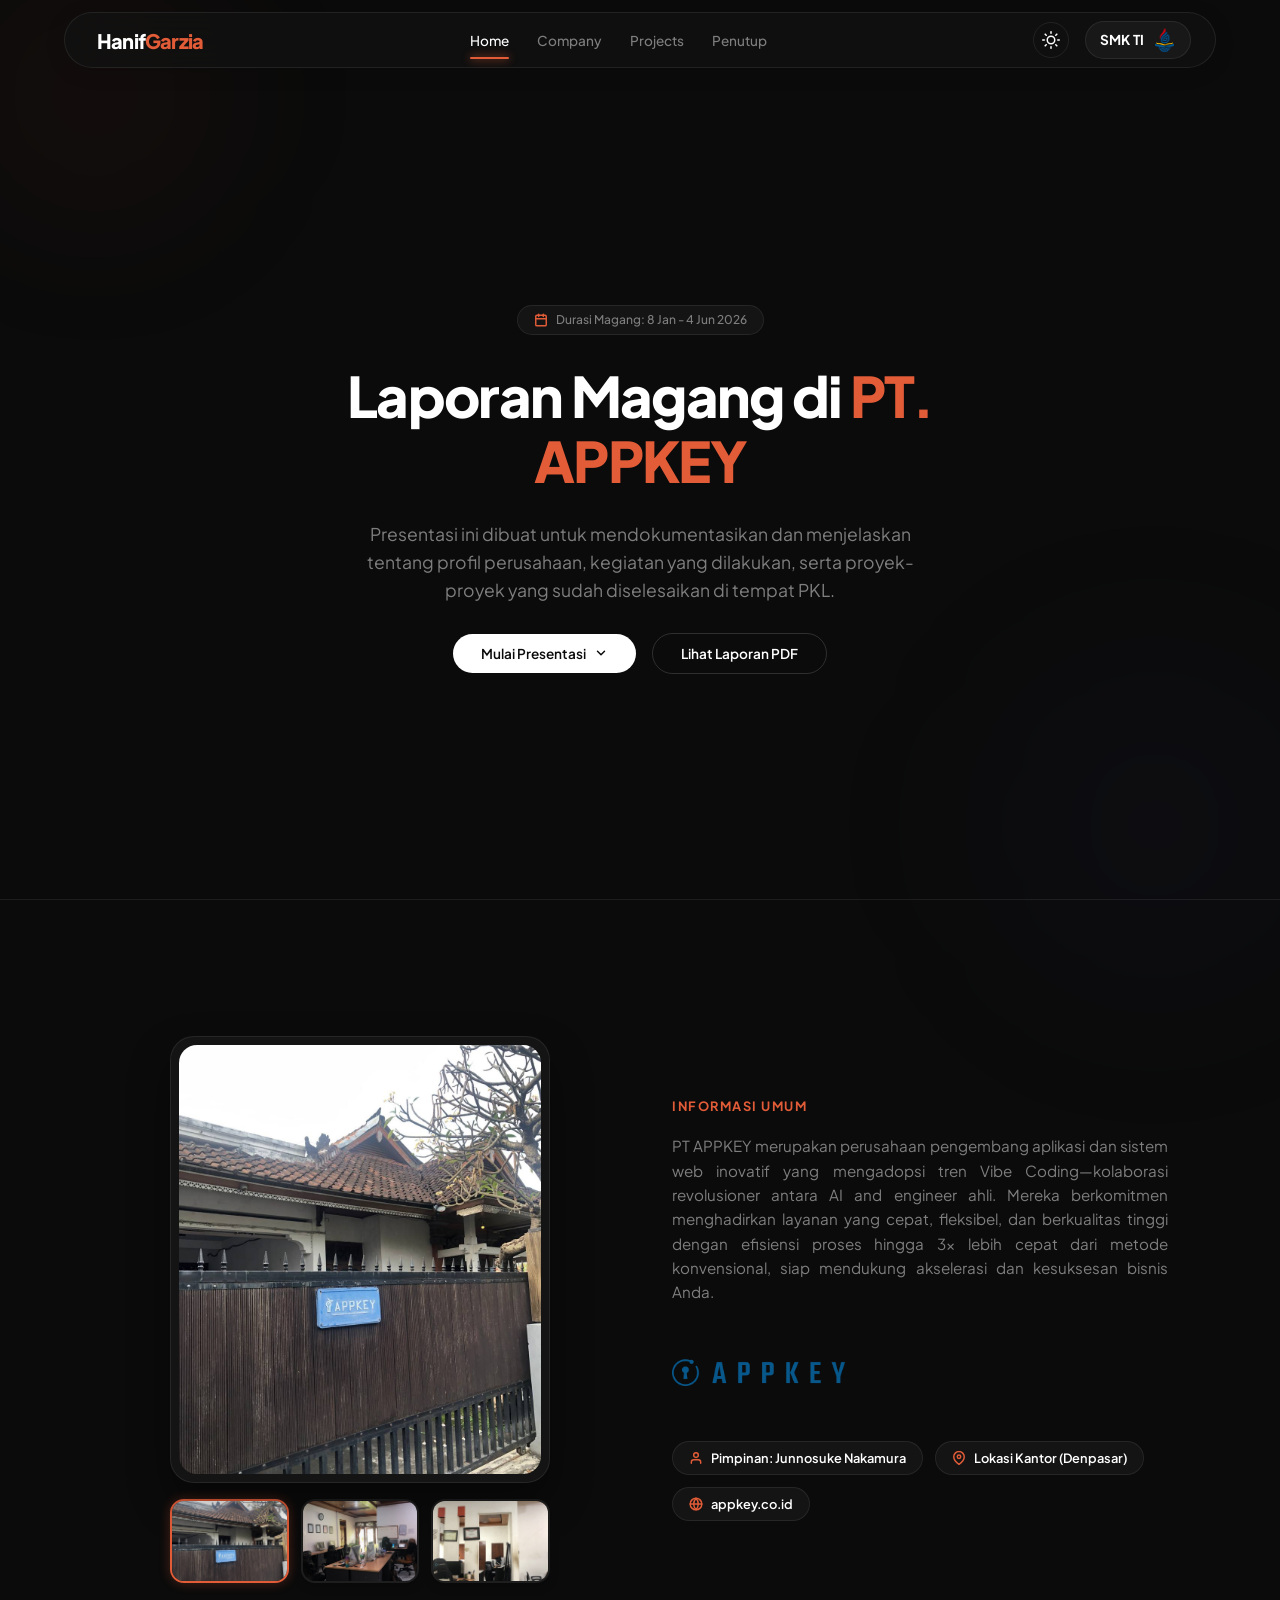
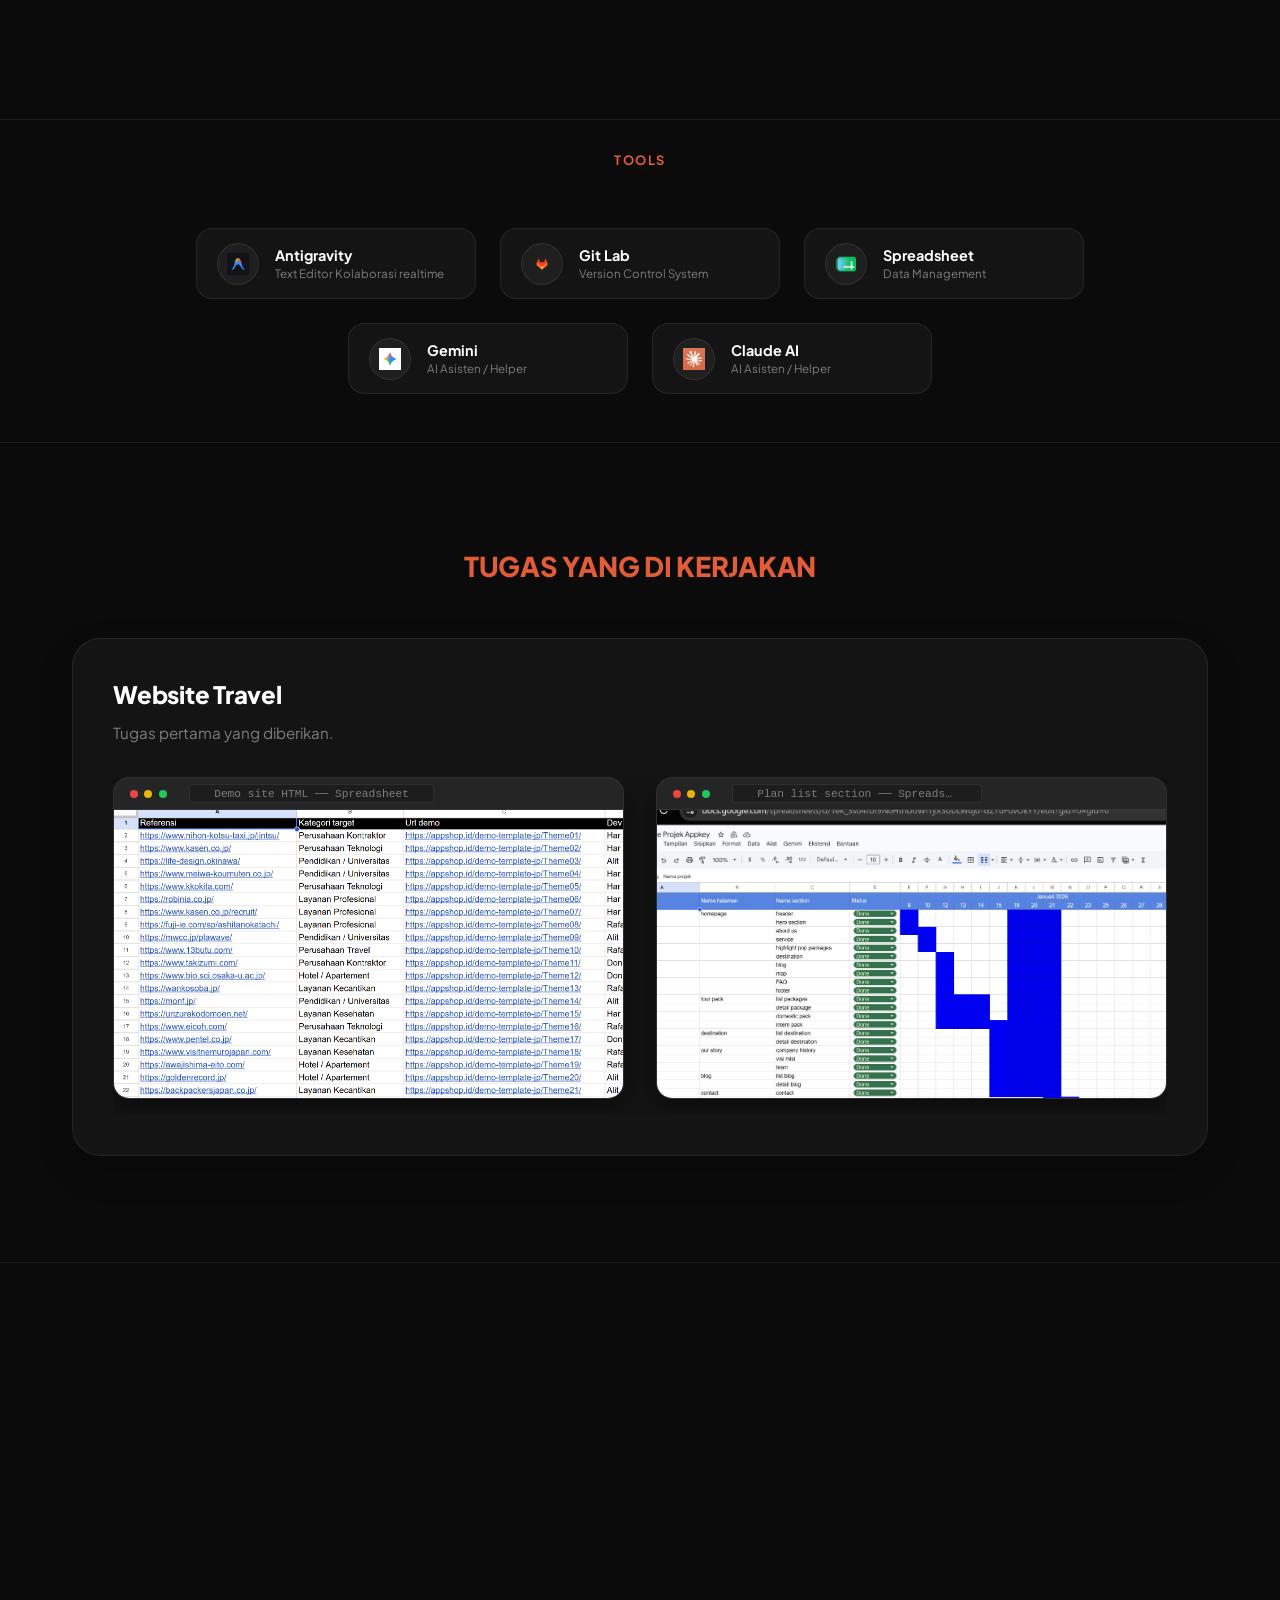
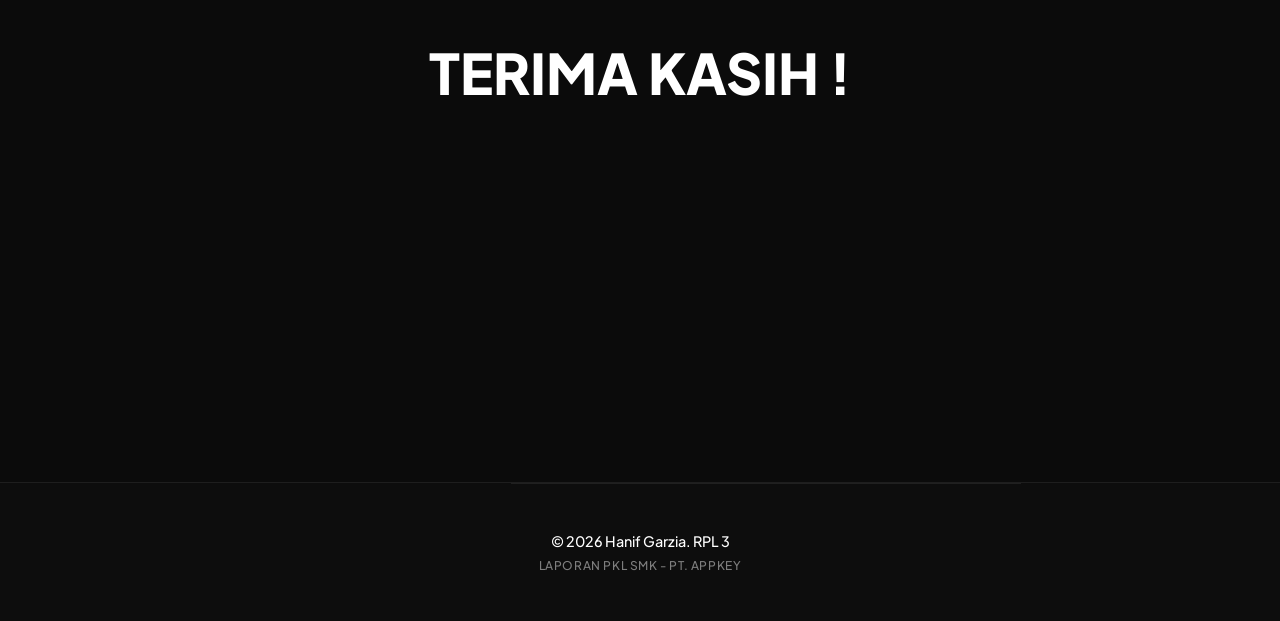
<file: index.html>
<!DOCTYPE html>
<html lang="id">

<head>
    <meta charset="UTF-8">
    <!-- <meta name="viewport" content="width=device-width, initial-scale=1.0"> -->
    <title>Presentasi Laporan PKL</title>
    <!-- Custom Stylesheet -->
    <link rel="stylesheet" href="style.css?v=1.0.12">
</head>

<body>

    <!-- Background Glow Blobs -->
    <div class="ambient-glow"></div>
    <div class="ambient-glow-2"></div>

    <!-- ==================== NAVBAR / HEADER ==================== -->
    <header>
        <div class="header-inner">
            <a href="#beranda" class="logo-area">
                <span class="logo-white">Hanif</span><span class="logo-orange">Garzia</span>
            </a>
            <nav>
                <a href="#beranda" class="nav-link active">Home</a>
                <a href="#company" class="nav-link">Company</a>
                <a href="#projects" class="nav-link">Projects</a>
                <a href="#penutup" class="nav-link">Penutup</a>
                <!-- Mobile school logo inside hamburger -->
                <div class="smk-brand mobile-only-brand">
                    <span>SMK TI</span>
                    <img src="img/logo_ti.png" alt="Logo SMK TI" class="smk-logo">
                </div>
            </nav>
            <div class="header-right">
                <button class="theme-toggle" aria-label="Toggle Theme">
                    <!-- Sun Icon (shown in dark mode by default) -->
                    <svg class="sun-icon" style="display: block;" width="18" height="18" viewBox="0 0 24 24" fill="none"
                        stroke="currentColor" stroke-width="2" stroke-linecap="round" stroke-linejoin="round">
                        <circle cx="12" cy="12" r="5"></circle>
                        <line x1="12" y1="1" x2="12" y2="3"></line>
                        <line x1="12" y1="21" x2="12" y2="23"></line>
                        <line x1="4.22" y1="4.22" x2="5.64" y2="5.64"></line>
                        <line x1="18.36" y1="18.36" x2="19.78" y2="19.78"></line>
                        <line x1="1" y1="12" x2="3" y2="12"></line>
                        <line x1="21" y1="12" x2="23" y2="12"></line>
                        <line x1="4.22" y1="19.78" x2="5.64" y2="18.36"></line>
                        <line x1="18.36" y1="5.64" x2="19.78" y2="4.22"></line>
                    </svg>
                    <!-- Moon Icon (hidden by default) -->
                    <svg class="moon-icon" style="display: none;" width="18" height="18" viewBox="0 0 24 24" fill="none"
                        stroke="currentColor" stroke-width="2" stroke-linecap="round" stroke-linejoin="round">
                        <path d="M21 12.79A9 9 0 1 1 11.21 3 7 7 0 0 0 21 12.79z"></path>
                    </svg>
                </button>
                <button class="mobile-menu-toggle" aria-label="Toggle Menu">
                    <svg width="20" height="20" viewBox="0 0 24 24" fill="none" stroke="currentColor" stroke-width="2.5"
                        stroke-linecap="round" stroke-linejoin="round">
                        <line x1="3" y1="12" x2="21" y2="12" class="line-1"></line>
                        <line x1="3" y1="6" x2="21" y2="6" class="line-2"></line>
                        <line x1="3" y1="18" x2="21" y2="18" class="line-3"></line>
                    </svg>
                </button>
                <div class="smk-brand desktop-only-brand">
                    <span>SMK TI</span>
                    <img src="img/logo_ti.png" alt="Logo SMK TI" class="smk-logo">
                </div>
            </div>
        </div>
    </header>

    <!-- ==================== HERO SECTION ==================== -->
    <main id="beranda" class="hero hero-centered">
        <div class="hero-inner-content">
            <div class="duration-badge">
                <svg width="14" height="14" viewBox="0 0 24 24" fill="none" stroke="currentColor" stroke-width="2.5"
                    stroke-linecap="round" stroke-linejoin="round">
                    <rect x="3" y="4" width="18" height="18" rx="2" ry="2"></rect>
                    <line x1="16" y1="2" x2="16" y2="6"></line>
                    <line x1="8" y1="2" x2="8" y2="6"></line>
                    <line x1="3" y1="10" x2="21" y2="10"></line>
                </svg>
                <span>Durasi Magang: 8 Jan - 4 Jun 2026</span>
            </div>

            <h1>Laporan Magang di <span>PT. APPKEY</span></h1>
            
            <p class="subtitle">
                Presentasi ini dibuat untuk mendokumentasikan dan menjelaskan tentang profil perusahaan, kegiatan
                yang dilakukan, serta proyek-proyek yang sudah diselesaikan di tempat PKL.
            </p>

            <div class="btn-group">
                <a href="#company" class="btn btn-primary">
                    Mulai Presentasi
                    <svg width="14" height="14" viewBox="0 0 24 24" fill="none" stroke="currentColor"
                        stroke-width="2.5" stroke-linecap="round" stroke-linejoin="round">
                        <path d="M6 9l6 6 6-6" />
                    </svg>
                </a>
                <a href="laporan%20fiks%20hanip.pdf" target="_blank" class="btn btn-secondary">
                    Lihat Laporan PDF
                </a>
            </div>
        </div>
    </main>
    <!-- ==================== PROFIL INSTANSI SECTION ==================== -->
    <section id="company" class="page-section">
        <div class="section-container">
            <!-- Left Column: Gallery -->
            <div class="instansi-gallery">
                <div class="main-media-card">
                    <div class="media-img-container">
                        <img src="img/company.jpg" alt="PT. APPKEY Office" class="main-media-img">
                    </div>
                </div>
                <!-- Thumbnail images row -->
                <div class="thumb-row">
                    <div class="thumb-card active">
                        <img src="img/company.jpg" alt="PT. APPKEY Office Front" class="thumb-img">
                    </div>
                    <div class="thumb-card">
                        <img src="img/company2.jpg" alt="PT. APPKEY Workspace" class="thumb-img">
                    </div>
                    <div class="thumb-card">
                        <img src="img/company3.jpg" alt="PT. APPKEY Team Meeting" class="thumb-img">
                    </div>
                </div>
            </div>

            <!-- Right Column: Company Info -->
            <div class="section-content">
                <div class="section-tag">Informasi Umum</div>
                <p class="section-desc">
                    PT APPKEY merupakan perusahaan pengembang aplikasi dan sistem web inovatif yang mengadopsi tren Vibe Coding—kolaborasi revolusioner antara AI and engineer ahli. Mereka berkomitmen menghadirkan layanan yang cepat, fleksibel, 
                    dan berkualitas tinggi dengan efisiensi proses hingga 3x lebih cepat dari metode konvensional, siap mendukung akselerasi dan kesuksesan bisnis Anda.
                </p>

                <!-- Company Logo -->
                <div class="company-logo-container">
                    <img src="img/logo_appkey.png" alt="PT. APPKEY Logo" class="company-logo-md">
                </div>

                <!-- Badge Link Group -->
                <div class="badge-group">
                    <div class="badge-item">
                        <svg width="14" height="14" viewBox="0 0 24 24" fill="none" stroke="currentColor"
                            stroke-width="2.5" stroke-linecap="round" stroke-linejoin="round">
                            <path d="M20 21v-2a4 4 0 0 0-4-4H8a4 4 0 0 0-4 4v2"></path>
                            <circle cx="12" cy="7" r="4"></circle>
                        </svg>
                        <span>Pimpinan: Junnosuke Nakamura</span>
                    </div>
                    <a href="https://maps.app.goo.gl/XkeLHWAvAgzjPUSJ7" target="_blank" rel="noopener noreferrer"
                        class="badge-link">
                        <svg width="14" height="14" viewBox="0 0 24 24" fill="none" stroke="currentColor"
                            stroke-width="2.5" stroke-linecap="round" stroke-linejoin="round">
                            <path d="M21 10c0 7-9 13-9 13s-9-6-9-13a9 9 0 0 1 18 0z"></path>
                            <circle cx="12" cy="10" r="3"></circle>
                        </svg>
                        <span>Lokasi Kantor (Denpasar)</span>
                    </a>
                    <a href="https://appkey.co.id" target="_blank" rel="noopener noreferrer" class="badge-link">
                        <svg width="14" height="14" viewBox="0 0 24 24" fill="none" stroke="currentColor"
                            stroke-width="2.5" stroke-linecap="round" stroke-linejoin="round">
                            <circle cx="12" cy="12" r="10"></circle>
                            <line x1="2" y1="12" x2="22" y2="12"></line>
                            <path
                                d="M12 2a15.3 15.3 0 0 1 4 10 15.3 15.3 0 0 1-4 10 15.3 15.3 0 0 1-4-10 15.3 15.3 0 0 1 4-10z">
                            </path>
                        </svg>
                        <span>appkey.co.id</span>
                    </a>
                </div>
            </div>
        </div>
    </section>

    <!-- ==================== PROJECTS SECTION ==================== -->
    <section id="projects" class="page-section">
        <div class="section-container">
            <!-- Header Row -->
            <div class="tools-header">
                <div class="section-tag">Tools</div>
            </div>

            <!-- Cards Row -->
            <div class="tools-grid">
                <!-- Card 1: Antigravity -->
                <div class="tool-card">
                    <div class="tool-logo-container">
                        <img src="img/antigravity.png" alt="Antigravity" class="tool-logo">
                    </div>
                    <div class="tool-meta">
                        <h4 class="tool-name">Antigravity</h4>
                        <span class="tool-category">Text Editor Kolaborasi realtime</span>
                    </div>
                </div>

                <!-- Card 2: Git & GitHub -->
                <div class="tool-card">
                    <div class="tool-logo-container">
                        <img src="img/Gitlab.png" alt="Git & GitHub" class="tool-logo">
                    </div>
                    <div class="tool-meta">
                        <h4 class="tool-name">Git Lab</h4>
                        <span class="tool-category">Version Control System</span>
                    </div>
                </div>

                <!-- Card 3: Spread -->
                <div class="tool-card">
                    <div class="tool-logo-container">
                        <img src="img/spread.png" alt="Figma" class="tool-logo">
                    </div>
                    <div class="tool-meta">
                        <h4 class="tool-name">Spreadsheet</h4>
                        <span class="tool-category">Data Management</span>
                    </div>
                </div>

                 <!-- Card 4: Gemini -->
                <div class="tool-card">
                    <div class="tool-logo-container">
                        <img src="img/gemini.png" alt="Figma" class="tool-logo">
                    </div>
                    <div class="tool-meta">
                        <h4 class="tool-name">Gemini</h4>
                        <span class="tool-category"> AI Asisten / Helper</span>
                    </div>
                </div>

                 <!-- Card 5: Claude -->
                <div class="tool-card">
                    <div class="tool-logo-container">
                        <img src="img/claude.png" alt="Figma" class="tool-logo">
                    </div>
                    <div class="tool-meta">
                        <h4 class="tool-name">Claude AI</h4>
                        <span class="tool-category"> AI Asisten / Helper</span>
                    </div>
                </div>
            </div>
        </div>
    </section>

    <!-- ==================== WORK PROJECTS SECTION ==================== -->
    <section id="work-projects" class="page-section">
        <div class="section-container project-list-container">
            <!-- Centered Section Title -->
            <div class="project-list-header">
                <h2 class="project-section-title"><span>Tugas Yang Di Kerjakan</span></h2>
            </div>

            <!-- Projects Grid/List -->
            <div class="project-items-wrapper">
                <!-- Project 1 -->
                <div class="project-item-card">
                    <div class="project-item-meta">
                        <h3 class="project-item-title">Website Travel</h3>
                        <p class="project-item-desc">
                            Tugas pertama yang diberikan.
                        </p>
                    </div>
                    <!-- Project Screenshots Row with Browser Mock -->
                    <div class="project-item-screens">
                        <div class="browser-mockup">
                            <div class="browser-header">
                                <span class="dot red"></span>
                                <span class="dot yellow"></span>
                                <span class="dot green"></span>
                                <div class="browser-address"><a href="https://docs.google.com/spreadsheets/d/1HDB2GP63CqRuZc7X4kpqC7I1zT0w8_lmHjeU-SzDP34/edit?gid=0#gid=0" target="_blank">Demo site HTML ── Spreadsheet</a></div>
                            </div>
                            <div class="browser-body">
                                <img src="img/p1/trav1.png" alt="Tugas Web Trav 1" class="project-img">
                            </div>
                        </div>

                        <div class="browser-mockup">
                            <div class="browser-header">
                                <span class="dot red"></span>
                                <span class="dot yellow"></span>
                                <span class="dot green"></span>
                                <div class="browser-address"><a href="https://docs.google.com/spreadsheets/d/1eK_3so4fUf9N0HtnDoWl1yXSoDLWdjd-GZ70PuvOkYY/edit?gid=0#gid=0" target="_blank">Plan list section ── Spreadsheet</a></div>
                            </div>
                            <div class="browser-body">
                                <img src="img/p1/trav2.png" alt="Tugas Web Trav 2" class="project-img">
                            </div>
                        </div>

                        <div class="browser-mockup">
                            <div class="browser-header">
                                <span class="dot red"></span>
                                <span class="dot yellow"></span>
                                <span class="dot green"></span>
                                <div class="browser-address">Open task Antigravity</div>
                            </div>
                            <div class="browser-body">
                                <img src="img/p1/trav3.png" alt="Tugas Web Trav 3" class="project-img">
                            </div>
                        </div>

                        <div class="browser-mockup">
                            <div class="browser-header">
                                <span class="dot red"></span>
                                <span class="dot yellow"></span>
                                <span class="dot green"></span>
                                <div class="browser-address"><a href="https://rabbtravel.vercel.app/" target="_blank">web Travel ── Beranda</a></div>
                            </div>
                            <div class="browser-body">
                                <img src="img/p1/trav4.png" alt="Tugas Web Trav 4" class="project-img">
                            </div>
                        </div>

                        <div class="browser-mockup">
                            <div class="browser-header">
                                <span class="dot red"></span>
                                <span class="dot yellow"></span>
                                <span class="dot green"></span>
                                <div class="browser-address">web Travel ── Pop up reservasi</div>
                            </div>
                            <div class="browser-body">
                                <img src="img/p1/trav5.png" alt="Tugas Web Trav 5" class="project-img">
                            </div>
                        </div>
                    </div>
                </div>
            </div>
        </div>
    </section>

    <!-- ==================== PENUTUP SECTION ==================== -->
    <section id="penutup" class="page-section" style="display: flex; align-items: center; justify-content: center; min-height: calc(100vh - 80px);">
        <div class="section-container" style="display: flex; flex-direction: column; align-items: center; justify-content: center; text-align: center; gap: 1.5rem;">
            <h1 class="thank-you-title">
                Terima   Kasih !
            </h1>
        </div>
    </section>

    <!-- ==================== FOOTER SECTION ==================== -->
    <footer>
        <div class="footer-content">
            <p>&copy; 2026 Hanif Garzia. RPL 3</p>
            <p class="footer-sub">Laporan PKL SMK - PT. APPKEY</p>
        </div>
    </footer>
    <script src="script.js"></script>
</body>
</html>
</file>
<file: style.css>
/* ==================== 1. GENERAL STYLES & VARIABLES ==================== */
/* Google Fonts */
@import url('https://fonts.googleapis.com/css2?family=Plus+Jakarta+Sans:wght@400;500;600;700;800&display=swap');

html,
body {
    overflow-x: hidden;
    width: 100%;
}

html {
    scroll-behavior: smooth;
    scroll-padding-top: 80px;
    /* Offset sticky header height */
}

:root {
    --bg-color: #0b0b0b;
    --logo-white: #ffffff;
    --accent-orange: #e25c38;
    --accent-orange-hover: #f16d49;
    --text-white: #ffffff;
    --text-muted: #7e7e7e;
    --card-bg: #141414;
    --card-border: rgba(255, 255, 255, 0.08);
    --header-bg: rgba(18, 18, 18, 0.75);
    --btn-primary-bg: #ffffff;
    --btn-primary-text: #0b0b0b;
    --btn-primary-hover: #f0f0f0;
    --btn-secondary-border: rgba(255, 255, 255, 0.15);
    --btn-secondary-text: #ffffff;
    --btn-secondary-hover: rgba(255, 255, 255, 0.03);
    --btn-secondary-hover-border: rgba(255, 255, 255, 0.3);
    --placeholder-bg: radial-gradient(circle at center, rgba(226, 92, 56, 0.05) 0%, rgba(20, 20, 20, 0.8) 100%);
    --font-family: 'Plus Jakarta Sans', sans-serif;
    --transition: all 0.3s cubic-bezier(0.4, 0, 0.2, 1);
}

body.light-mode {
    --bg-color: #f7f7f9;
    --logo-white: #0f172a;
    --text-white: #0f172a;
    --text-muted: #5e6b7e;
    --card-bg: #ffffff;
    --card-border: rgba(15, 23, 42, 0.08);
    --header-bg: rgba(255, 255, 255, 0.8);
    --btn-primary-bg: #0f172a;
    --btn-primary-text: #ffffff;
    --btn-primary-hover: #1e293b;
    --btn-secondary-border: rgba(15, 23, 42, 0.15);
    --btn-secondary-text: #0f172a;
    --btn-secondary-hover: rgba(15, 23, 42, 0.03);
    --btn-secondary-hover-border: rgba(15, 23, 42, 0.3);
    --placeholder-bg: radial-gradient(circle at center, rgba(226, 92, 56, 0.05) 0%, rgba(255, 255, 255, 0.95) 100%);
}

* {
    box-sizing: border-box;
    margin: 0;
    padding: 0;
}

body {
    background-color: var(--bg-color);
    color: var(--text-white);
    font-family: var(--font-family);
    min-height: 100vh;
    display: flex;
    flex-direction: column;
    width: 100%;
    transition: background-color 0.3s ease, color 0.3s ease;
    padding-top: 80px;
    /* Offset for fixed header */
    box-sizing: border-box;
}

.container {
    max-width: 1200px;
    margin: 0 auto;
    width: 100%;
    padding: 0 2rem;
    box-sizing: border-box;
}

/* ==================== 2. HEADER & NAVIGATION ==================== */
header {
    position: fixed;
    top: 0;
    left: 0;
    width: 100%;
    height: 80px;
    z-index: 1000;
    background-color: transparent;
    border-bottom: none;
    display: flex;
    justify-content: center;
    align-items: center;
    transition: height 0.6s cubic-bezier(0.16, 1, 0.3, 1);
    will-change: height;
}

header.scrolled {
    height: 70px;
    background-color: rgba(11, 11, 11, 0.85);
    backdrop-filter: blur(12px);
    -webkit-backdrop-filter: blur(12px);
    border-bottom: 1px solid var(--card-border);
}

body.light-mode header.scrolled {
    background-color: rgba(247, 247, 249, 0.85);
}

.header-inner {
    width: 90%;
    max-width: 1200px;
    height: 56px;
    padding: 0 1.5rem 0 2rem;
    display: flex;
    justify-content: space-between;
    align-items: center;
    background-color: var(--header-bg);
    backdrop-filter: blur(20px);
    -webkit-backdrop-filter: blur(20px);
    border: 1px solid var(--card-border);
    border-radius: 100px;
    box-shadow: 0 4px 20px rgba(0, 0, 0, 0.15);
    transition: height 0.6s cubic-bezier(0.16, 1, 0.3, 1),
                width 0.6s cubic-bezier(0.16, 1, 0.3, 1),
                background-color 0.6s cubic-bezier(0.16, 1, 0.3, 1),
                box-shadow 0.6s cubic-bezier(0.16, 1, 0.3, 1);
    will-change: height, width, background-color, box-shadow;
}

body.light-mode .header-inner {
    box-shadow: 0 12px 40px rgba(15, 23, 42, 0.08);
}

header.scrolled .header-inner {
    height: 48px;
    width: 85%;
    background-color: rgba(18, 18, 18, 0.85);
    box-shadow: 0 10px 30px rgba(0, 0, 0, 0.25);
}

body.light-mode header.scrolled .header-inner {
    background-color: rgba(255, 255, 255, 0.9);
    box-shadow: 0 10px 30px rgba(15, 23, 42, 0.12);
}

.logo-area {
    font-size: 1.25rem;
    font-weight: 800;
    letter-spacing: -0.04em;
    text-decoration: none;
    color: #fff;
}

.logo-white {
    color: var(--logo-white);
    transition: color 0.3s ease;
}

.logo-orange {
    color: var(--accent-orange);
}

nav {
    display: flex;
    gap: 1.75rem;
}

.nav-link {
    color: var(--text-muted);
    text-decoration: none;
    font-size: 0.85rem;
    font-weight: 500;
    transition: color 0.2s;
    position: relative;
    padding: 0.25rem 0;
}

.nav-link:hover {
    color: var(--text-white);
}

.nav-link.active {
    color: var(--text-white);
}

.nav-link::after {
    content: '';
    position: absolute;
    bottom: -6px;
    left: 0;
    width: 100%;
    height: 2px;
    border-radius: 2px;
    background-color: var(--accent-orange);
    box-shadow: 0 0 8px var(--accent-orange);
    transform: scaleX(0);
    transform-origin: left;
    transition: transform 0.45s cubic-bezier(0.16, 1, 0.3, 1);
}

.nav-link:hover::after,
.nav-link.active::after {
    transform: scaleX(1);
    transform-origin: left;
}

.header-right {
    display: flex;
    align-items: center;
    gap: 1rem;
}

.theme-toggle {
    background: transparent;
    border: 1px solid var(--card-border);
    width: 36px;
    height: 36px;
    border-radius: 50%;
    display: flex;
    align-items: center;
    justify-content: center;
    color: var(--text-white);
    cursor: pointer;
    transition: var(--transition);
}

.theme-toggle:hover {
    border-color: var(--text-white);
    background-color: var(--btn-secondary-hover);
}

.btn-download {
    background-color: var(--accent-orange);
    color: #ffffff;
    border: none;
    border-radius: 100px;
    padding: 0.55rem 1.25rem;
    font-weight: 600;
    font-size: 0.8rem;
    cursor: pointer;
    text-decoration: none;
    display: inline-flex;
    align-items: center;
    gap: 0.5rem;
    transition: background-color 0.2s, transform 0.2s;
}

.btn-download:hover {
    background-color: var(--accent-orange-hover);
    transform: translateY(-1px);
}

/* SMK TI Brand & Logo styles */
.smk-brand {
    display: inline-flex;
    align-items: center;
    gap: 0.5rem;
    padding: 0.35rem 0.85rem;
    border-radius: 100px;
    background-color: rgba(255, 255, 255, 0.04);
    border: 1px solid var(--card-border);
    transition: var(--transition);
}

body.light-mode .smk-brand {
    background-color: rgba(15, 23, 42, 0.03);
}

.smk-brand span {
    font-size: 0.85rem;
    font-weight: 700;
    color: var(--text-white);
    letter-spacing: 0.02em;
    line-height: 1;
}

.smk-logo {
    width: 24px;
    height: 24px;
    object-fit: contain;
    display: block;
}

.mobile-only-brand {
    display: none !important;
}

/* Mobile Menu Toggle Button */
.mobile-menu-toggle {
    display: none;
    background: transparent;
    border: 1px solid var(--card-border);
    width: 36px;
    height: 36px;
    border-radius: 50%;
    align-items: center;
    justify-content: center;
    color: var(--text-white);
    cursor: pointer;
    transition: var(--transition);
}

.mobile-menu-toggle:hover {
    border-color: var(--text-white);
    background-color: var(--btn-secondary-hover);
}

.mobile-menu-toggle svg {
    transition: transform 0.3s ease;
}

.mobile-menu-toggle.active svg {
    transform: rotate(90deg);
}

/* Hamburger lines animation */
.mobile-menu-toggle .line-1,
.mobile-menu-toggle .line-2,
.mobile-menu-toggle .line-3 {
    transition: transform 0.3s ease, opacity 0.3s ease;
    transform-origin: center;
}

.mobile-menu-toggle.active .line-1 {
    transform: translateY(6px) rotate(45deg);
}

.mobile-menu-toggle.active .line-2 {
    opacity: 0;
}

.mobile-menu-toggle.active .line-3 {
    transform: translateY(-6px) rotate(-45deg);
}

.nav-mobile-extras {
    display: none;
}

/* Mobile responsiveness */




/* ==================== 3. HERO SECTION ==================== */
.hero {
    width: 100%;
    min-height: calc(100vh - 80px);
    /* Force exact height on desktop for vertical center */
    display: flex;
    justify-content: center;
    align-items: center;
    border-bottom: 1px solid var(--card-border);
    position: relative;
    box-sizing: border-box;
}



.hero-centered {
    text-align: center;
    padding: 4rem 2rem;
    box-sizing: border-box;
}

.hero-inner-content {
    max-width: 800px;
    margin: 0 auto;
    display: flex;
    flex-direction: column;
    align-items: center;
    justify-content: center;
    gap: 1.75rem;
}

.hero-centered h1 {
    font-size: 3.5rem;
    font-weight: 800;
    line-height: 1.15;
    letter-spacing: -0.03em;
    color: var(--text-white);
    margin-bottom: 0;
}

.hero-centered .subtitle {
    font-size: 1.1rem;
    line-height: 1.6;
    color: var(--text-muted);
    margin-bottom: 0;
    max-width: 600px;
    text-align: center;
}

.hero-centered .btn-group {
    margin-bottom: 0;
}

.hero-centered .duration-badge {
    margin-top: 0;
}





.subtitle strong {
    color: var(--text-white);
    font-weight: 600;
}

.btn-group {
    display: flex;
    gap: 1rem;
    align-items: center;
    margin-bottom: 3rem;
}

.btn {
    font-size: 0.85rem;
    font-weight: 600;
    padding: 0.7rem 1.75rem;
    border-radius: 100px;
    text-decoration: none;
    display: inline-flex;
    align-items: center;
    gap: 0.5rem;
    transition: background-color 0.3s ease, border-color 0.3s ease, color 0.3s ease, transform 0.3s cubic-bezier(0.34, 1.56, 0.64, 1), box-shadow 0.3s ease;
    cursor: pointer;
}

.btn-primary {
    background-color: var(--btn-primary-bg);
    color: var(--btn-primary-text);
    border: none;
}

.btn-primary:hover {
    background-color: var(--btn-primary-hover);
    transform: translateY(-3px) scale(1.02);
    box-shadow: 0 10px 20px rgba(226, 92, 56, 0.2);
}

.btn-primary svg {
    transition: transform 0.3s cubic-bezier(0.34, 1.56, 0.64, 1);
}

.btn-primary:hover svg {
    transform: translateY(3px);
}

.btn-secondary {
    background-color: transparent;
    color: var(--btn-secondary-text);
    border: 1px solid var(--btn-secondary-border);
}

.btn-secondary:hover {
    background-color: var(--btn-secondary-hover);
    border-color: var(--btn-secondary-hover-border);
    transform: translateY(-3px) scale(1.02);
}

/* Duration Badge */
.duration-badge {
    display: inline-flex;
    align-items: center;
    gap: 0.5rem;
    background-color: var(--card-bg);
    border: 1px solid var(--card-border);
    padding: 0.45rem 1rem;
    border-radius: 100px;
    color: var(--text-muted);
    font-size: 0.75rem;
    font-weight: 500;
    transition: background-color 0.3s ease, border-color 0.3s ease;
    margin-top: 1rem;
}

.duration-badge svg {
    color: var(--accent-orange);
    flex-shrink: 0;
}

.duration-badge span {
    line-height: 1;
}

/* Right Column: Cover Photo Card */
.profile-area {
    display: flex;
    justify-content: flex-end;
    width: 100%;
}

.profile-card {
    position: relative;
    width: 100%;
    max-width: 320px;
    aspect-ratio: 0.85;
    background: var(--card-bg);
    border: 1px solid var(--card-border);
    border-radius: 28px;
    padding: 10px;
    box-shadow: 0 20px 40px rgba(0, 0, 0, 0.5);
    transition: background-color 0.3s ease, border-color 0.3s ease, box-shadow 0.3s ease, transform 0.3s ease;
}

.profile-card:hover {
    transform: translateY(-5px);
    border-color: rgba(226, 92, 56, 0.3);
    box-shadow: 0 35px 60px rgba(226, 92, 56, 0.1);
}

.profile-img-container {
    width: 100%;
    height: 100%;
    border-radius: 20px;
    overflow: hidden;
    background-color: #1e1e1e;
    display: flex;
    align-items: center;
    justify-content: center;
}

.profile-img {
    width: 100%;
    height: 100%;
    object-fit: cover;
    display: block;
}

/* Handle empty img gracefully */
.profile-img:not([src]),
.profile-img[src=""],
.profile-img[src="#"] {
    display: none;
}

/* Styled placeholder visual when no image src is provided */
.profile-placeholder-visual {
    display: flex;
    flex-direction: column;
    align-items: center;
    justify-content: center;
    text-align: center;
    padding: 2rem;
    color: var(--text-muted);
    width: 100%;
    height: 100%;
    background: var(--placeholder-bg);
}

.profile-img:is([src]):not([src=""]):not([src="#"])+.profile-placeholder-visual {
    display: none;
}

.placeholder-icon {
    font-size: 3rem;
    margin-bottom: 0.75rem;
    opacity: 0.5;
}

.placeholder-text {
    font-weight: 600;
    font-size: 1rem;
    color: var(--text-white);
    margin-bottom: 0.25rem;
}

.placeholder-subtext {
    font-size: 0.75rem;
    max-width: 200px;
    line-height: 1.4;
}

.floating-tag {
    position: absolute;
    bottom: -12px;
    left: 20px;
    background-color: var(--accent-orange);
    color: #ffffff;
    font-size: 0.75rem;
    font-weight: 700;
    padding: 0.4rem 1.15rem;
    border-radius: 100px;
    box-shadow: 0 4px 15px rgba(226, 92, 56, 0.3);
}

/* ==================== 4. PAGE SECTIONS (PROFIL, JURNAL, PROYEK, KESIMPULAN) ==================== */
.page-section {
    width: 100%;
    min-height: calc(100vh - 80px);
    /* Force exact height on desktop for vertical center */
    display: flex;
    justify-content: center;
    align-items: center;
    padding: 3rem 0;
    border-bottom: 1px solid var(--card-border);
    position: relative;
    box-sizing: border-box;
}

.section-container {
    display: grid;
    grid-template-columns: 1fr 1fr;
    /* Symmetrical split */
    gap: 4rem;
    align-items: center;
    max-width: 1200px;
    margin: 0 auto;
    width: 100%;
    padding: 0 2rem;
    box-sizing: border-box;
}



/* Custom Grid Swap for Profil Instansi (Gallery on Left, Info on Right) */
#company .section-container {
    grid-template-columns: 1fr 1fr;
    /* Symmetrical split */
    max-width: 1120px;
}



/* Gallery Layout for Profil Instansi */
.instansi-gallery {
    width: 100%;
    max-width: 380px;
    margin: 0 auto;
    display: flex;
    flex-direction: column;
}

.main-media-card {
    position: relative;
    width: 100%;
    aspect-ratio: 0.85;
    background: var(--card-bg);
    border: 1px solid var(--card-border);
    border-radius: 24px;
    padding: 8px;
    box-shadow: 0 20px 40px rgba(0, 0, 0, 0.4);
    transition: var(--transition);
}

.main-media-card:hover {
    transform: translateY(-3px);
    border-color: rgba(226, 92, 56, 0.2);
    box-shadow: 0 30px 50px rgba(226, 92, 56, 0.08);
}

.media-img-container {
    width: 100%;
    height: 100%;
    position: relative;
    overflow: hidden;
    border-radius: 18px;
}

.main-media-img {
    position: absolute;
    top: 0;
    left: 0;
    width: 100%;
    height: 100%;
    object-fit: cover;
    display: block;
    transition: opacity 0.2s ease-in-out;
}

/* Thumbnail Row */
.thumb-row {
    display: flex;
    gap: 0.75rem;
    margin-top: 1rem;
    width: 100%;
}

.thumb-card {
    flex: 1;
    aspect-ratio: 1.4;
    border-radius: 14px;
    overflow: hidden;
    background-color: #1e1e1e;
    border: 2px solid transparent;
    cursor: pointer;
    box-shadow: 0 4px 10px rgba(0, 0, 0, 0.2);
    transition: var(--transition);
}

body.light-mode .thumb-card {
    background-color: #e5e7eb;
}

.thumb-card:hover {
    transform: translateY(-2px);
}

.thumb-card.active {
    border-color: var(--accent-orange);
    box-shadow: 0 0 12px rgba(226, 92, 56, 0.3);
}

.thumb-img {
    width: 100%;
    height: 100%;
    object-fit: cover;
    display: block;
    transition: var(--transition);
}

.thumb-card:hover .thumb-img {
    transform: scale(1.06);
}


.heading-logo {
    height: 6.7rem;
    width: auto;
    vertical-align: middle;
    display: inline-block;
    margin-left: 0.5rem;
    transition: var(--transition);
}

.heading-logo:hover {
    transform: scale(1.05);
}



/* Company Logo Styles */
.company-logo-container {
    margin-bottom: 2rem;
    display: flex;
    align-items: center;
    justify-content: flex-start;
    width: 100%;
}



.company-logo-md {
    height: 4.5rem;
    width: auto;
    object-fit: contain;
    transition: var(--transition);
}

.company-logo-md:hover {
    transform: scale(1.05);
}



/* Badge Links Group */
.badge-group {
    display: flex;
    gap: 0.75rem;
    flex-wrap: wrap;
    width: 100%;
}

.badge-link {
    display: inline-flex;
    align-items: center;
    gap: 0.5rem;
    background-color: var(--card-bg);
    border: 1px solid var(--card-border);
    padding: 0.5rem 1rem;
    border-radius: 100px;
    font-size: 0.8rem;
    font-weight: 600;
    color: var(--text-white);
    text-decoration: none;
    transition: var(--transition);
}

.badge-link svg {
    color: var(--accent-orange);
    transition: var(--transition);
}

.badge-link:hover {
    border-color: var(--accent-orange);
    background-color: rgba(226, 92, 56, 0.05);
    color: var(--accent-orange-hover);
    transform: translateY(-2px);
}

.badge-link:hover svg {
    color: var(--accent-orange-hover);
    transform: scale(1.1);
}

.badge-item {
    display: inline-flex;
    align-items: center;
    gap: 0.5rem;
    background-color: var(--card-bg);
    border: 1px solid var(--card-border);
    padding: 0.5rem 1rem;
    border-radius: 100px;
    font-size: 0.8rem;
    font-weight: 600;
    color: var(--text-white);
    transition: var(--transition);
}

.badge-item svg {
    color: var(--accent-orange);
    transition: var(--transition);
}

.badge-item:hover {
    transform: translateY(-2px);
    border-color: rgba(226, 92, 56, 0.2);
    box-shadow: 0 4px 12px rgba(226, 92, 56, 0.05);
}

.section-content {
    display: flex;
    flex-direction: column;
    align-items: flex-start;
}



.section-tag {
    color: var(--accent-orange);
    font-size: 0.8rem;
    font-weight: 700;
    letter-spacing: 0.12em;
    margin-bottom: 1.25rem;
    text-transform: uppercase;
}

.section-content h2 {
    font-size: 2.75rem;
    font-weight: 800;
    line-height: 1.15;
    letter-spacing: -0.02em;
    color: var(--text-white);
    margin-bottom: 1.5rem;
    text-transform: uppercase;
}



.section-desc {
    font-size: 0.95rem;
    line-height: 1.6;
    color: var(--text-muted);
    margin-bottom: 2rem;
    max-width: 540px;
    text-align: justify;
}




/* ==================== 5. AMBIENT GLOWS & ANIMATIONS ==================== */
.ambient-glow {
    position: absolute;
    width: 350px;
    height: 350px;
    border-radius: 50%;
    background: radial-gradient(circle, rgba(226, 92, 56, 0.08) 0%, rgba(226, 92, 56, 0) 70%);
    top: -80px;
    left: -80px;
    filter: blur(80px);
    z-index: -2;
    animation: floatGlow 15s ease-in-out infinite alternate;
    pointer-events: none;
}

.ambient-glow-2 {
    position: absolute;
    width: 450px;
    height: 450px;
    border-radius: 50%;
    background: radial-gradient(circle, rgba(99, 102, 241, 0.06) 0%, rgba(99, 102, 241, 0) 70%);
    bottom: -150px;
    right: -100px;
    filter: blur(100px);
    z-index: -2;
    animation: floatGlow 18s ease-in-out infinite alternate-reverse;
    pointer-events: none;
}

body.light-mode .ambient-glow {
    background: radial-gradient(circle, rgba(226, 92, 56, 0.04) 0%, rgba(226, 92, 56, 0) 70%);
}

body.light-mode .ambient-glow-2 {
    background: radial-gradient(circle, rgba(99, 102, 241, 0.03) 0%, rgba(99, 102, 241, 0) 70%);
}

@keyframes floatGlow {
    0% {
        transform: translate(0, 0) scale(1);
    }

    100% {
        transform: translate(30px, 45px) scale(1.05);
    }
}

/* On-Load Reveal Animations */
@keyframes fadeInUp {
    from {
        opacity: 0;
        transform: translateY(20px);
    }

    to {
        opacity: 1;
        transform: translateY(0);
    }
}

@keyframes fadeInScale {
    from {
        opacity: 0;
        transform: scale(0.96) translateY(10px);
    }

    to {
        opacity: 1;
        transform: scale(1) translateY(0);
    }
}

/* Apply Reveal Animation with Staggered Delays */

header nav a {
    opacity: 0;
    animation: fadeInUp 0.6s cubic-bezier(0.16, 1, 0.3, 1) forwards;
}

header nav a:nth-child(1) { animation-delay: 0.1s; }
header nav a:nth-child(2) { animation-delay: 0.2s; }
header nav a:nth-child(3) { animation-delay: 0.3s; }
header nav a:nth-child(4) { animation-delay: 0.4s; }

h1 span {
    color: var(--accent-orange);
}

.hero-inner-content h1 {
    opacity: 0;
    animation: fadeInUp 0.8s cubic-bezier(0.16, 1, 0.3, 1) 0.2s forwards;
}

.hero-inner-content .subtitle {
    opacity: 0;
    animation: fadeInUp 0.8s cubic-bezier(0.16, 1, 0.3, 1) 0.3s forwards;
}

.hero-inner-content .btn-group {
    opacity: 0;
    animation: fadeInUp 0.8s cubic-bezier(0.16, 1, 0.3, 1) 0.4s forwards;
}

.hero-inner-content .duration-badge {
    opacity: 0;
    animation: fadeInUp 0.8s cubic-bezier(0.16, 1, 0.3, 1) 0.1s forwards;
}

.profile-card {
    opacity: 0;
    animation: fadeInScale 1s cubic-bezier(0.16, 1, 0.3, 1) 0.25s forwards;
}

/* Theme Toggle Rotation Animation on Hover */
.theme-toggle svg {
    transition: transform 0.5s cubic-bezier(0.16, 1, 0.3, 1);
}

.theme-toggle:hover svg {
    transform: rotate(45deg) scale(1.05);
}

/* ==================== 6. FOOTER SECTION ==================== */
footer {
    padding: 3rem 0;
    margin-top: auto;
    border-top: 1px solid var(--card-border);
    background-color: rgba(18, 18, 18, 0.4);
    backdrop-filter: blur(10px);
    -webkit-backdrop-filter: blur(10px);
    text-align: center;
    transition: background-color 0.3s ease, border-color 0.3s ease;
}

body.light-mode footer {
    background-color: rgba(255, 255, 255, 0.4);
}

.footer-content {
    max-width: 1200px;
    margin: 0 auto;
    padding: 0 2rem;
    display: flex;
    flex-direction: column;
    gap: 0.5rem;
}

.footer-content p {
    font-size: 0.9rem;
    font-weight: 500;
    color: var(--text-white);
}

.footer-content .footer-sub {
    font-size: 0.75rem;
    color: var(--text-muted);
    letter-spacing: 0.05em;
    text-transform: uppercase;
}

/* ==================== 8. PROJECTS SECTION (TESTIMONIAL DESIGN) ==================== */
#projects {
    min-height: auto;
    padding: 2rem 0 3rem 0;
}

#projects .section-container {
    display: flex;
    flex-direction: column;
    align-items: center;
    gap: 2.5rem;
}

.tools-header {
    display: flex;
    flex-direction: column;
    width: 100%;
    align-items: center;
}

.tools-header h2 span {
    color: var(--accent-orange);
}

.tools-grid {
    display: flex;
    flex-wrap: wrap;
    justify-content: center;
    gap: 1.5rem;
    max-width: 900px;
    margin: 0 auto;
    width: 100%;
}



.tool-card {
    background-color: var(--card-bg);
    border: 1px solid var(--card-border);
    border-radius: 16px;
    padding: 0.85rem 1.25rem;
    display: flex;
    flex-direction: row;
    align-items: center;
    justify-content: flex-start;
    text-align: left;
    gap: 1rem;
    transition: var(--transition);
    max-width: 280px;
    width: 100%;
    box-sizing: border-box;
}

.tool-card:hover {
    transform: translateY(-4px);
    border-color: rgba(226, 92, 56, 0.3);
    box-shadow: 0 15px 30px rgba(226, 92, 56, 0.08);
}

.tool-logo-container {
    width: 42px;
    height: 42px;
    border-radius: 50%;
    overflow: hidden;
    background-color: rgba(255, 255, 255, 0.05);
    display: flex;
    align-items: center;
    justify-content: center;
    border: 1px solid var(--card-border);
    flex-shrink: 0;
    transition: var(--transition);
}

body.light-mode .tool-logo-container {
    background-color: rgba(15, 23, 42, 0.03);
}

.tool-logo {
    width: 22px;
    height: 22px;
    object-fit: contain;
    display: block;
}

.tool-card-double {
    max-width: 330px;
}

.tool-logos-wrapper {
    display: flex;
    gap: 0.4rem;
    flex-shrink: 0;
}

.tool-meta {
    display: flex;
    flex-direction: column;
    align-items: flex-start;
    gap: 0.15rem;
}

.tool-name {
    font-size: 0.9rem;
    font-weight: 700;
    color: var(--text-white);
    transition: color 0.3s ease;
}

.tool-category {
    font-size: 0.72rem;
    color: var(--text-muted);
}





/* ==================== 10. PAGE TRANSITIONS & STAGGERED REVEALS ==================== */
@keyframes pageFadeIn {
    from {
        opacity: 0;
        transform: translateY(10px);
    }

    to {
        opacity: 1;
        transform: translateY(0);
    }
}

main,
.page-section,
footer {
    animation: pageFadeIn 0.6s cubic-bezier(0.16, 1, 0.3, 1) forwards;
}

/* Reveal transitions for consolidated sections */
#projects .tools-header,
#projects .tool-card,
#work-projects .project-list-header,
#work-projects .project-item-card,
#penutup h1 {
    opacity: 0;
    transform: translateY(30px);
    will-change: transform, opacity;
    transition: opacity 0.8s cubic-bezier(0.16, 1, 0.3, 1), transform 0.8s cubic-bezier(0.16, 1, 0.3, 1);
}

#projects.revealed .tools-header,
#work-projects.revealed .project-list-header,
#penutup.revealed h1 {
    opacity: 1;
    transform: translateY(0);
}

#projects.revealed .tool-card,
#work-projects.revealed .project-item-card {
    opacity: 1;
    transform: translateY(0);
}

/* Stagger cards reveal */
#projects.revealed .tool-card:nth-child(1) { transition-delay: 0.1s; }
#projects.revealed .tool-card:nth-child(2) { transition-delay: 0.2s; }
#projects.revealed .tool-card:nth-child(3) { transition-delay: 0.3s; }
#projects.revealed .tool-card:nth-child(4) { transition-delay: 0.4s; }
#projects.revealed .tool-card:nth-child(5) { transition-delay: 0.5s; }

#work-projects.revealed .project-item-card {
    transition-delay: 0.1s;
}

/* ==================== 11. WORK PROJECTS SECTION ==================== */
.project-list-container {
    display: flex;
    flex-direction: column;
    align-items: flex-start;
    gap: 3.5rem;
    width: 100%;
}

.project-list-header {
    width: 100%;
    text-align: center;
    display: flex;
    flex-direction: column;
    align-items: center;
}

.project-section-title {
    font-size: 1.7rem;
    font-weight: 800;
    line-height: 1.2;
    color: var(--text-white);
    text-transform: uppercase;
    letter-spacing: -0.01em;
}

.project-section-title span {
    color: var(--accent-orange);
}

.project-items-wrapper {
    display: flex;
    flex-direction: column;
    gap: 4rem;
    width: 100%;
}

.project-item-card {
    display: flex;
    flex-direction: column;
    gap: 2rem;
    width: 100%;
    background: var(--card-bg);
    border: 1px solid var(--card-border);
    border-radius: 28px;
    padding: 2.5rem;
    box-shadow: 0 15px 35px rgba(0, 0, 0, 0.2);
    transition: var(--transition);
}

.project-item-card:hover {
    border-color: rgba(226, 92, 56, 0.25);
    box-shadow: 0 20px 45px rgba(226, 92, 56, 0.05);
}

.project-item-meta {
    display: flex;
    flex-direction: column;
    gap: 0.75rem;
    max-width: 800px;
    text-align: left;
}

.project-item-title {
    font-size: 1.5rem;
    font-weight: 800;
    color: var(--text-white);
    letter-spacing: -0.01em;
}

.project-item-desc {
    font-size: 0.95rem;
    line-height: 1.6;
    color: var(--text-muted);
}

.project-item-desc strong {
    color: var(--text-white);
    font-weight: 600;
}

.project-item-screens {
    display: flex;
    overflow-x: auto;
    gap: 2rem;
    width: 100%;
    padding-bottom: 1rem;
    scroll-snap-type: x mandatory;
    -webkit-overflow-scrolling: touch;
}

.project-item-screens .browser-mockup {
    flex: 0 0 calc(50% - 1rem);
    min-width: 300px;
    scroll-snap-align: start;
}

/* Styled horizontal scrollbar for project screenshots */
.project-item-screens::-webkit-scrollbar {
    height: 6px;
}

.project-item-screens::-webkit-scrollbar-track {
    background: rgba(255, 255, 255, 0.02);
    border-radius: 10px;
}

.project-item-screens::-webkit-scrollbar-thumb {
    background: rgba(255, 255, 255, 0.15);
    border-radius: 10px;
    transition: var(--transition);
}

.project-item-screens::-webkit-scrollbar-thumb:hover {
    background: var(--accent-orange);
}





/* Browser Mockup Container */
.browser-mockup {
    width: 100%;
    background-color: #1e1e1e;
    border: 1px solid var(--card-border);
    border-radius: 16px;
    overflow: hidden;
    box-shadow: 0 10px 25px rgba(0, 0, 0, 0.4);
    transition: var(--transition);
    display: flex;
    flex-direction: column;
}

body.light-mode .browser-mockup {
    background-color: #f1f5f9;
}

.browser-mockup:hover {
    box-shadow: 0 15px 35px rgba(0, 0, 0, 0.5);
}

.browser-header {
    height: 32px;
    background-color: rgba(255, 255, 255, 0.03);
    border-bottom: 1px solid var(--card-border);
    display: flex;
    align-items: center;
    padding: 0 1rem;
    gap: 0.4rem;
    position: relative;
}

body.light-mode .browser-header {
    background-color: rgba(15, 23, 42, 0.02);
}

.browser-header .dot {
    width: 8px;
    height: 8px;
    border-radius: 50%;
    display: inline-block;
}

.browser-header .dot.red {
    background-color: #ef4444;
}

.browser-header .dot.yellow {
    background-color: #eab308;
}

.browser-header .dot.green {
    background-color: #22c55e;
}

.browser-address {
    font-size: 0.7rem;
    color: var(--text-muted);
    background-color: rgba(0, 0, 0, 0.2);
    border: 1px solid var(--card-border);
    padding: 0.15rem 1.5rem;
    border-radius: 4px;
    margin-left: 1rem;
    font-family: monospace;
    max-width: 250px;
    overflow: hidden;
    text-overflow: ellipsis;
    white-space: nowrap;
}

body.light-mode .browser-address {
    background-color: #ffffff;
    color: #64748b;
}

.browser-address a {
    color: inherit;
    text-decoration: none;
    transition: var(--transition);
}

.browser-address a:hover {
    color: var(--accent-orange);
    text-decoration: underline;
}

.browser-body {
    width: 100%;
    aspect-ratio: 1.77;
    /* 16:9 widescreen mockup ratio */
    position: relative;
    background-color: #121212;
    overflow: hidden;
    display: flex;
    align-items: center;
    justify-content: center;
}

body.light-mode .browser-body {
    background-color: #ffffff;
}

.project-img {
    width: 100%;
    height: 100%;
    object-fit: cover;
    display: block;
    transition: var(--transition);
}

/* Handle missing images */
.project-img:not([src]),
.project-img[src=""],
.project-img[src="#"] {
    display: none;
}

.project-img:is([src]):not([src=""]):not([src="#"])+.project-img-placeholder {
    display: none;
}

/* Placeholder for empty screen */
.project-img-placeholder {
    display: flex;
    flex-direction: column;
    align-items: center;
    justify-content: center;
    text-align: center;
    padding: 1.5rem;
    color: var(--text-muted);
    width: 100%;
    height: 100%;
    background: radial-gradient(circle at center, rgba(226, 92, 56, 0.05) 0%, rgba(20, 20, 20, 0.8) 100%);
}

body.light-mode .project-img-placeholder {
    background: radial-gradient(circle at center, rgba(226, 92, 56, 0.03) 0%, rgba(255, 255, 255, 0.95) 100%);
}

.project-img-placeholder .placeholder-icon {
    font-size: 2.25rem;
    margin-bottom: 0.5rem;
    opacity: 0.7;
}

.project-img-placeholder .placeholder-text {
    font-weight: 700;
    font-size: 0.9rem;
    color: var(--text-white);
    margin-bottom: 0.2rem;
}

.project-img-placeholder .placeholder-subtext {
    font-size: 0.7rem;
    color: var(--text-muted);
}

/* Custom Global Scrollbar */
::-webkit-scrollbar {
    width: 10px;
    height: 10px;
}

::-webkit-scrollbar-track {
    background: var(--bg-color);
}

::-webkit-scrollbar-thumb {
    background: rgba(255, 255, 255, 0.12);
    border-radius: 100px;
    border: 3px solid var(--bg-color);
    transition: var(--transition);
}

body.light-mode ::-webkit-scrollbar-thumb {
    background: rgba(15, 23, 42, 0.12);
}

::-webkit-scrollbar-thumb:hover {
    background: var(--accent-orange);
}

/* ==================== 12. MOBILE RESPONSIVENESS OPTIMIZATIONS ==================== */
.thank-you-title {
    font-size: 3.5rem;
    font-weight: 800;
    line-height: 1.1;
    margin-bottom: 0;
    text-transform: uppercase;
    color: var(--text-white);
    transition: var(--transition);
}
</file>
